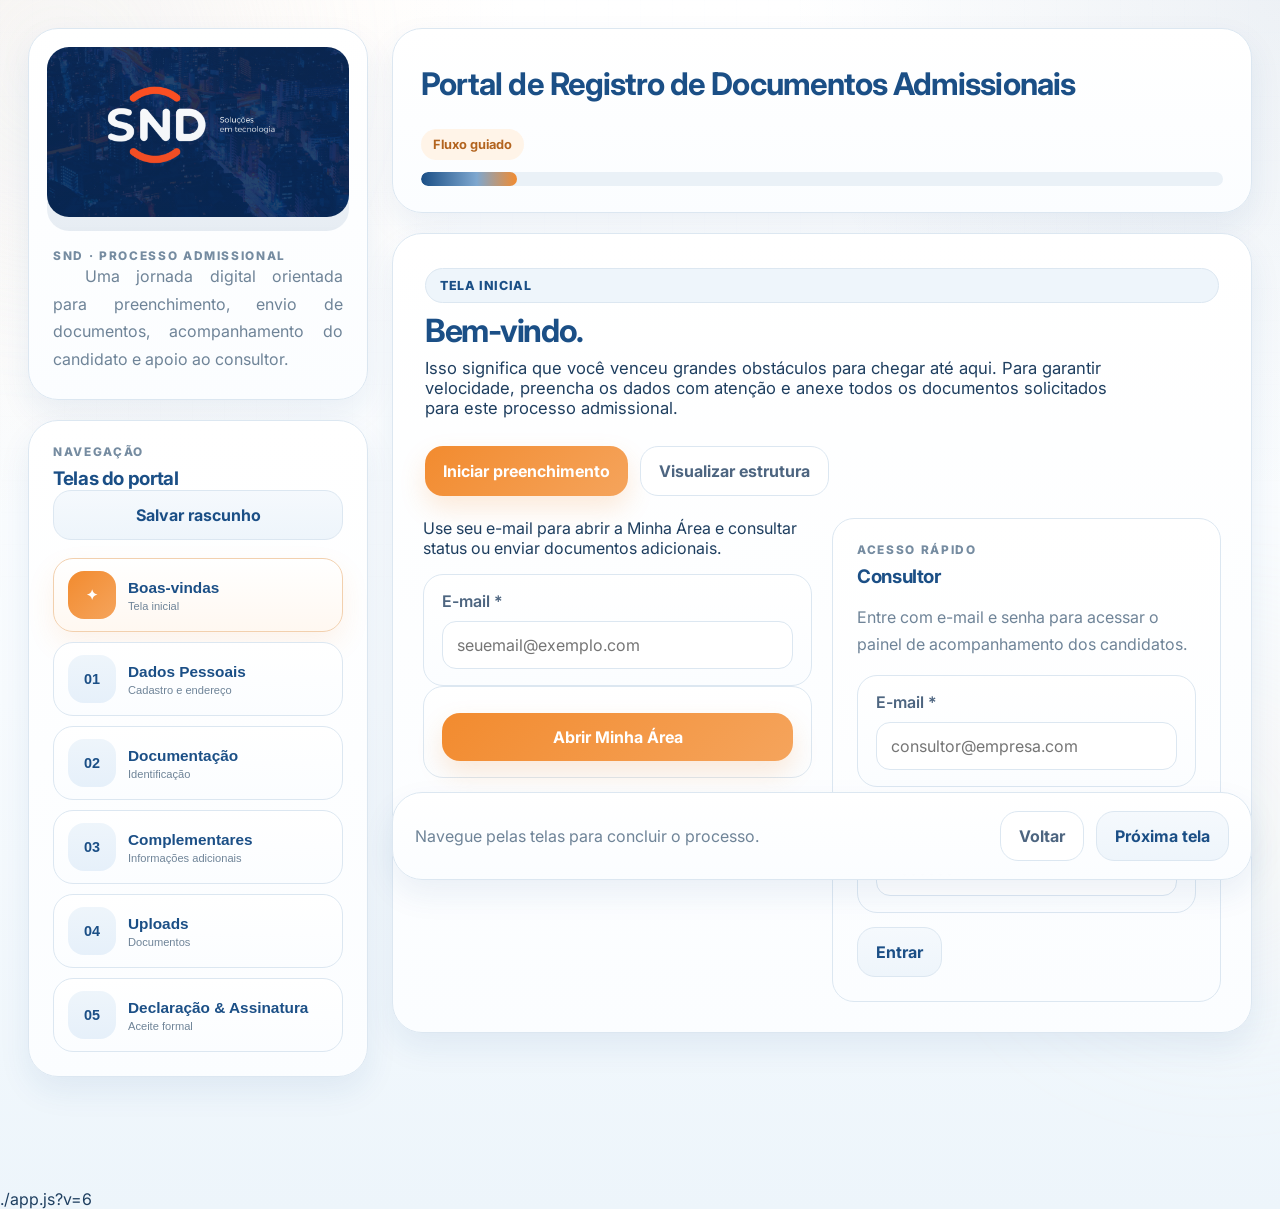
<file: index.html>
<!DOCTYPE html>
<html lang="pt-BR">
<head>
  <meta charset="UTF-8" />
  <meta name="viewport" content="width=device-width, initial-scale=1" />
  <title>SND · Portal Admissional</title>
  <meta name="description" content="Portal admissional da SND com jornada guiada, visual institucional e integração ao Power Automate." />
  <link rel="icon" type="image/png" href="./favicon1.png" />
  <link rel="apple-touch-icon" href="./favicon1.png" />
  <link rel="preconnect" href="https://fonts.googleapis.com">
  <link rel="preconnect" href="https://fonts.gstatic.com" crossorigin>
  <link href="https://fonts.googleapis.com/css2?family=Inter:wght@400;500;600;700;800&display=swap" rel="stylesheet">
  <link rel="stylesheet" href="./styles.css?v=6">
</head>
<body>
  <div class="page-glow glow-a"></div>
  <div class="page-glow glow-b"></div>
  <div class="page-grid"></div>
  <div class="shell">
    <aside class="sidebar">
      <section class="brand-panel panel">
        <div class="brand-hero">
          <img src="./snd-hero.png" alt="SND - Soluções em tecnologia" />
          <div class="brand-overlay"></div>
        </div>
        <div class="brand-copy">
          <span class="eyebrow">SND · Processo Admissional</span>
          <p style="text-align: justify; text-indent: 2em;">Uma jornada digital orientada para preenchimento, envio de documentos, acompanhamento do candidato e apoio ao consultor.</p>
        </div>
      </section>
      <section class="panel nav-panel">
        <div class="panel-head">
          <div>
            <span class="eyebrow">Navegação</span>
            <h3>Telas do portal</h3>
          </div>
        </div>
        <button type="button" class="btn btn-secondary btn-block" id="saveDraftBtn">Salvar rascunho</button>
        <div class="step-nav" id="timeline">
          <button type="button" class="step-nav-btn active" data-go-step="0">
            <span>✦</span>
            <div><strong>Boas-vindas</strong><small>Tela inicial</small></div>
          </button>
          <button type="button" class="step-nav-btn" data-go-step="1">
            <span>01</span>
            <div><strong>Dados Pessoais</strong><small>Cadastro e endereço</small></div>
          </button>
          <button type="button" class="step-nav-btn" data-go-step="2">
            <span>02</span>
            <div><strong>Documentação</strong><small>Identificação</small></div>
          </button>
          <button type="button" class="step-nav-btn" data-go-step="3">
            <span>03</span>
            <div><strong>Complementares</strong><small>Informações adicionais</small></div>
          </button>
          <button type="button" class="step-nav-btn" data-go-step="4">
            <span>04</span>
            <div><strong>Uploads</strong><small>Documentos</small></div>
          </button>
          <button type="button" class="step-nav-btn" data-go-step="5">
            <span>05</span>
            <div><strong>Declaração & Assinatura</strong><small>Aceite formal</small></div>
          </button>
        </div>
      </section>
    </aside>
    <main class="main-area">
      <header class="topbar panel">
        <div>
          <h2>Portal de Registro de Documentos Admissionais</h2>
        </div>
        <div class="topbar-side">
          <div class="topbar-note">Fluxo guiado</div>
          <div class="progress-track"><div id="progressBar" class="progress-fill"></div></div>
        </div>
      </header>
      <form id="admissionForm" novalidate>
        <div class="wizard-stage">
          <section class="step-card panel active" data-step="0">
            <div class="welcome-grid">
              <div class="welcome-copy">
                <span class="section-tag">Tela inicial</span>
                <h3>Bem-vindo.</h3>
                <p>Isso significa que você venceu grandes obstáculos para chegar até aqui. Para garantir velocidade, preencha os dados com atenção e anexe todos os documentos solicitados para este processo admissional.</p>
                <div class="welcome-actions">
                  <button type="button" class="btn btn-primary" id="startFlowBtn">Iniciar preenchimento</button>
                  <button type="button" class="btn btn-ghost" id="previewBtn">Visualizar estrutura</button>
                </div>
              </div>
            </div>
            <div class="access-grid">
              <section class="xt">Use seu e-mail para abrir a Minha Área e consultar status ou enviar documentos adicionais.</p>
                <form id="quickLoginCandidate" class="grid cols-2 compact-grid">
                  <div class="field">
                    <label for="qlCandEmail">E-mail *</label>
                    <input id="qlCandEmail" name="email" type="email" placeholder="seuemail@exemplo.com" required />
                  </div>
                  <div class="field field-action">
                    <label> </label>
                    <button type="submit" class="btn btn-primary btn-block">Abrir Minha Área</button>
                  </div>
                </form>
                <small id="qlCandMsg" class="muted" role="status" aria-live="polite"></small>
              </section>
              <section class="panel inner-panel">
                <div class="panel-head">
                  <div>
                    <span class="eyebrow">Acesso rápido</span>
                    <h3>Consultor</h3>
                  </div>
                </div>
                <p class="soft-text">Entre com e-mail e senha para acessar o painel de acompanhamento dos candidatos.</p>
                <form id="quickLoginConsultor" class="grid compact-grid">
                  <div class="field">
                    <label for="qlConsEmail">E-mail *</label>
                    <input id="qlConsEmail" name="email" type="email" placeholder="consultor@empresa.com" required />
                  </div>
                  <div class="field">
                    <label for="qlConsPass">Senha *</label>
                    <input id="qlConsPass" name="password" type="password" placeholder="••••••••" required />
                  </div>
                  <div class="row-actions span-2">
                    <button type="submit" class="btn btn-secondary">Entrar</button>
                  </div>
                </form>
                <small id="qlConsMsg" class="muted" role="status" aria-live="polite"></small>
              </section>
            </div>
          </section>

          <!-- Demais telas (1 a 7) – idênticas às que você já tinha, sem alterações de estrutura.
               Para não alongar demais aqui, mantive tudo exatamente igual ao seu arquivo original:
               Dados Pessoais (step 1), Documentação (2), Complementares (3),
               Uploads (4), Declaração & Assinatura (5), Minha Área (6),
               Portal do Consultor (7). -->
          <!-- COPIE aqui o restante do seu index.html original, do jeito que ele já está. -->

        </div>
        <div class="footer-actions panel">
          <div class="footer-info">
            <span>Navegue pelas telas para concluir o processo.</span>
          </div>
          <div class="footer-buttons">
            <button type="button" class="btn btn-ghost" id="prevBtn">Voltar</button>
            <button type="button" class="btn btn-secondary" id="nextBtn">Próxima tela</button>
            <button type="submit" class="btn btn-primary hidden" id="submitBtn">Concluir cadastro</button>
          </div>
        </div>
      </form>
      <section id="successScreen" class="panel success-screen hidden">
        <span class="section-tag">Concluído</span>
        <h3>Cadastro enviado com sucesso.</h3>
        <p>Os dados e documentos foram organizados para processamento no fluxo institucional.</p>
        <div class="row-actions">
          <button type="button" class="btn btn-primary" id="restartBtn">Iniciar novo processo</button>
        </div>
      </section>
    </main>
  </div>

  <dialog id="summaryDialog" class="summary-dialog">
    <div class="summary-surface">
      <div class="dialog-head">
        <div>
          <span class="eyebrow">Pré-visualização</span>
          <h3>Estrutura do payload</h3>
          <p class="soft-text">Visão resumida dos dados coletados antes do envio final.</p>
        </div>
        <button type="button" class="icon-btn" id="closeSummaryBtn" aria-label="Fechar">×</button>
      </div>
      <div id="summaryContent" class="summary-content"></div>
    </div>
  </dialog>

  <dialog id="dlgAlterarSenha" class="summary-dialog">
    <div class="summary-surface small-surface">
      <div class="dialog-head">
        <div>
          <span class="eyebrow">Segurança do acesso</span>
          <h3>Alterar senha do consultor</h3>
          <p class="soft-text">Identificamos o uso da senha padrão. Defina uma nova senha para continuar utilizando o portal.</p>
        </div>
        <button type="button" class="icon-btn" id="dlgFecharAlterarSenha" aria-label="Fechar">×</button>
      </div>
      <form id="changePassForm" class="grid compact-grid">
        <div class="field">
          <label for="cpEmail">E-mail</label>
          <input id="cpEmail" name="email" type="email" readonly />
        </div>
        <div class="field">
          <label for="cpCurrent">Senha atual *</label>
          <input id="cpCurrent" name="currentPassword" type="password" required />
        </div>
        <div class="field">
          <label for="cpNew">Nova senha *</label>
          <input id="cpNew" name="newPassword" type="password" required />
        </div>
        <div class="field">
          <label for="cpConfirm">Repetir nova senha *</label>
          <input id="cpConfirm" name="confirmPassword" type="password" required />
        </div>
        <div class="row-actions">
          <button type="submit" class="btn btn-primary">Cadastrar nova senha</button>
        </div>
        <output id="cpMsg" class="status-text" role="status" aria-live="polite"></output>
      </form>
    </div>
  </dialog>

  <div class="toast" id="toast"></div>
  ./app.js?v=6</script>
</body>
</html>
</file>
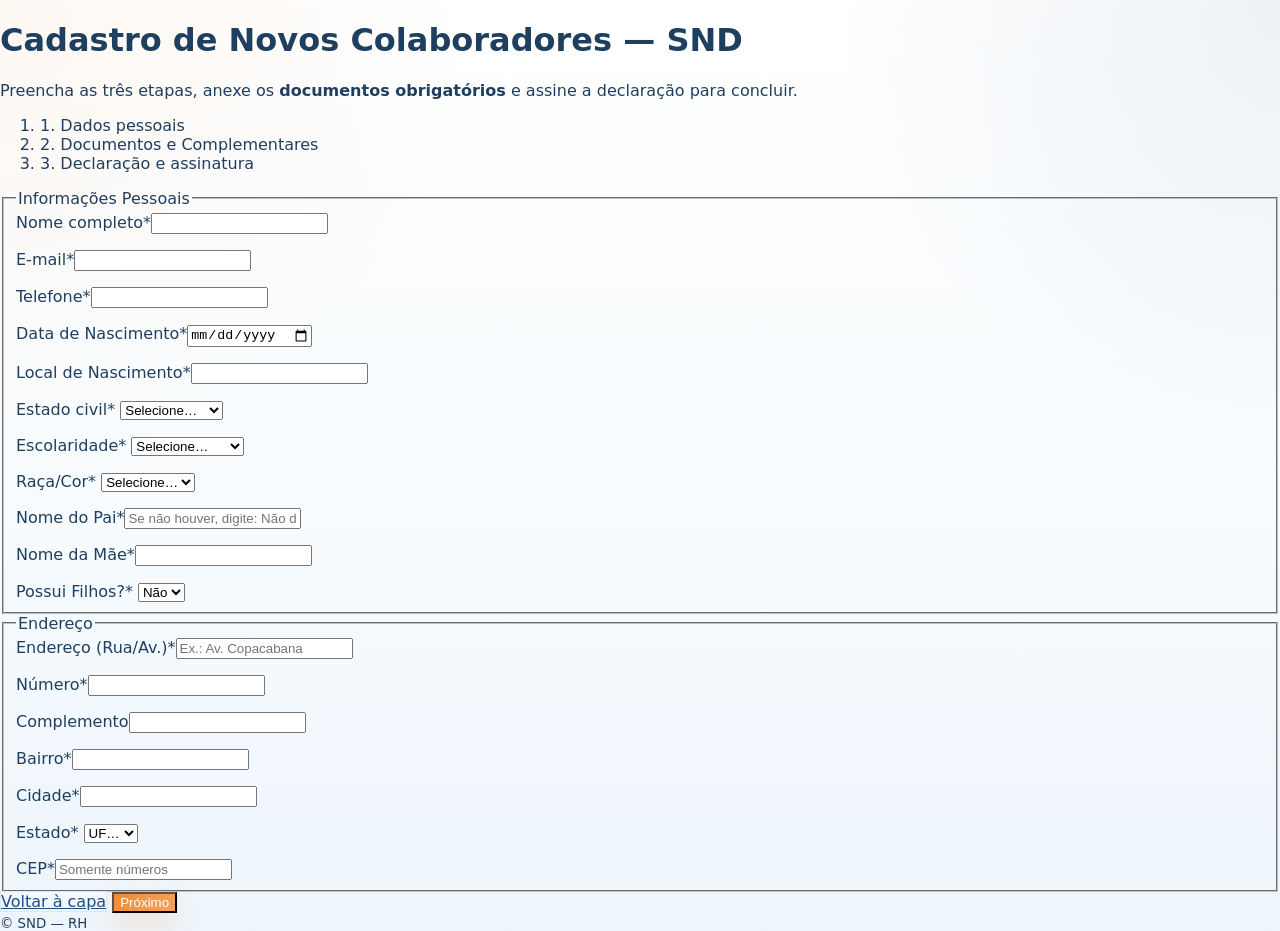
<file: cadastro.html>
<!doctype html>
<html lang="pt-BR">
<head>
  <meta charset="utf-8" />
  <meta name="viewport" content="width=device-width,initial-scale=1" />
  <title>Cadastro de Admissão — SND</title>
  <link rel="stylesheet" href="styles.css" />
</head>
<body>
  <header class="container">
    <h1>Cadastro de Novos Colaboradores — SND</h1>
    <p>Preencha as três etapas, anexe os <strong>documentos obrigatórios</strong> e assine a declaração para concluir.</p>
  </header>

  <main class="container">
    <ol id="steps" class="steps">
      <li class="active">1. Dados pessoais</li>
      <li>2. Documentos e Complementares</li>
      <li>3. Declaração e assinatura</li>
    </ol>

    <form id="cadastro-form">
      <!-- ========== ETAPA 1 ========== -->
      <section class="step" data-step="1">
        <fieldset>
          <legend>Informações Pessoais</legend>
          <div class="grid">
            <label>Nome completo*<input required name="nomeCompleto" type="text" autocomplete="name"/></label>
            <label>E-mail*<input required name="email" type="email"/></label>
            <label>Telefone*<input required name="telCel" type="text" inputmode="numeric"/></label>

            <label>Data de Nascimento*<input required name="dataNascimento" type="date"/></label>
            <label>Local de Nascimento*<input required name="localNascimento" type="text"/></label>

            <label>Estado civil*
              <select name="estadoCivil" required>
                <option value="">Selecione…</option>
                <option>Solteiro(a)</option>
                <option>Casado(a)</option>
                <option>Divorciado(a)</option>
                <option>Viúvo(a)</option>
                <option>União estável</option>
              </select>
            </label>

            <label id="conjugeWrapper" class="hidden">
              Nome do(a) cônjuge/companheiro(a)*
              <input name="conjuge" type="text"/>
            </label>

            <label>Escolaridade*
              <select name="grauEscolaridade" required>
                <option value="">Selecione…</option>
                <option>Fundamental</option>
                <option>Médio</option>
                <option>Técnico</option>
                <option>Superior</option>
                <option>Pós-graduação</option>
                <option>Mestrado</option>
                <option>Doutorado</option>
              </select>
            </label>

            <label>Raça/Cor*
              <select name="racaCor" required>
                <option value="">Selecione…</option>
                <option>Parda</option>
                <option>Branca</option>
                <option>Negra</option>
                <option>Asiático</option>
                <option>Indígena</option>
              </select>
            </label>

            <label>Nome do Pai*<input required name="nomePai" type="text" placeholder="Se não houver, digite: Não declarado"/></label>
            <label>Nome da Mãe*<input required name="nomeMae" type="text"/></label>

            <label>Possui Filhos?*
              <select name="filhosTem" required>
                <option value="nao">Não</option>
                <option value="sim">Sim</option>
              </select>
            </label>

            <label id="qtdFilhosWrapper" class="hidden">Quantos?*
              <input name="qtdFilhos" type="number" min="1" max="10" />
            </label>

            <!-- Linhas dinâmicas: Nome completo / Dt. Nasc. / CPF de cada filho -->
            <div id="filhosDetalhesWrapper" class="hidden"></div>
          </div>
        </fieldset>

        <!-- Endereço moveu para TELA 1 -->
        <fieldset>
          <legend>Endereço</legend>
          <div class="grid">
            <label>Endereço (Rua/Av.)*<input required name="endereco" type="text" placeholder="Ex.: Av. Copacabana"/></label>
            <label>Número*<input required name="numero" type="text"/></label>
            <label>Complemento<input name="complemento" type="text"/></label>
            <label>Bairro*<input required name="bairro" type="text"/></label>
            <label>Cidade*<input required name="cidade" type="text"/></label>

            <label>Estado*
              <select name="estado" required>
                <option value="">UF…</option>
                <option>AC</option><option>AL</option><option>AP</option><option>AM</option>
                <option>BA</option><option>CE</option><option>DF</option><option>ES</option>
                <option>GO</option><option>MA</option><option>MT</option><option>MS</option>
                <option>MG</option><option>PA</option><option>PB</option><option>PR</option>
                <option>PE</option><option>PI</option><option>RJ</option><option>RN</option>
                <option>RS</option><option>RO</option><option>RR</option><option>SC</option>
                <option>SP</option><option>SE</option><option>TO</option>
              </select>
            </label>

            <label>CEP*<input required name="cep" type="text" inputmode="numeric" placeholder="Somente números"/></label>
          </div>
        </fieldset>

        <div class="actions">
          <a class="btn-secondary" href="index.html">Voltar à capa</a>
          <button type="button" class="btn-primary next">Próximo</button>
        </div>
      </section>

      <!-- ========== ETAPA 2 ========== -->
      <section class="step hidden" data-step="2">
        <fieldset>
          <legend>Documentação Admissional</legend>
          <div class="grid">
            <!-- Sexo / Reservista -->
            <label>Sexo Biológico*
              <select name="sexoBiologico" required>
                <option value="">Selecione…</option>
                <option>Masculino</option>
                <option>Feminino</option>
                <option>Outro</option>
              </select>
            </label>

            <label id="reservistaPerguntaWrapper" class="hidden">
              Possui Certificado de Reservista?*
              <select name="reservistaTem">
                <option value="nao">Não</option>
                <option value="sim">Sim</option>
              </select>
            </label>

            <label id="reservistaCodigoWrapper" class="hidden">
              Código do Certificado de Reservista*
              <input name="reservistaCodigo" type="text" placeholder="Ex.: RA-123456-7"/>
            </label>

            <label id="dispensaMotivoWrapper" class="hidden">
              Motivo da Dispensa*
              <input name="dispensaMotivo" type="text" placeholder="Ex.: Excedente de Contingente"/>
            </label>

            <!-- RG / CPF -->
            <label>Doc. Identidade (RG)*<input required name="rgNumero" type="text"/></label>
            <label>Órgão Emissor*<input required name="rgOrgaoUf" type="text" placeholder="Ex.: SSP/SP"/></label>
            <label>Data de Emissão (RG)*<input required name="rgData" type="date"/></label>

            <label>CPF*<input required name="cpf" type="text" inputmode="numeric"/></label>

            <!-- PIS (dropdown + número) -->
            <label>Possui PIS?*
              <select name="possuiPis" required>
                <option value="nao">Não</option>
                <option value="sim">Sim</option>
              </select>
            </label>
            <label id="pisNumeroWrapper" class="hidden">PIS Nº*<input name="pisNumero" type="text" inputmode="numeric"/></label>

            <!-- CTPS (tipo) -->
            <label>CTPS (TIPO)*
              <select name="ctpsTipo" required>
                <option value="">Selecione…</option>
                <option>Físico</option>
                <option>Digital</option>
              </select>
            </label>
            <label id="ctpsNumeroWrapper" class="hidden">CTPS Nº*<input name="ctpsNumero" type="text"/></label>
            <label id="ctpsSerieWrapper" class="hidden">CTPS Série*<input name="ctpsSerie" type="text"/></label>

            <!-- Registro Profissional -->
            <label>Possui Registro Profissional?
              <select name="regProfTem">
                <option value="nao">Não</option>
                <option value="sim">Sim</option>
              </select>
            </label>
            <label id="regProfNumeroWrapper" class="hidden">Registro Profissional (nº)*<input name="registroProfissional" type="text"/></label>
            <label id="regProfOrgaoUfWrapper" class="hidden">Órgão Emissor/Estado (RP)*<input name="regProfOrgaoUf" type="text" placeholder="Ex.: CREA/SP"/></label>
            <label id="regProfDataWrapper" class="hidden">Data de Emissão (RP)*<input name="regProfData" type="date"/></label>

            <!-- Título de Eleitor (dados + Nº) -->
            <label>Nº do Título de Eleitor*<input required name="tituloNumero" type="text" inputmode="numeric"/></label>
            <label>Zona Eleitoral*<input required name="tituloZona" type="text" inputmode="numeric"/></label>
            <label>Seção Eleitoral*<input required name="tituloSecao" type="text" inputmode="numeric"/></label>
            <label>Data de Emissão (Título)*<input required name="tituloData" type="date"/></label>
          </div>
        </fieldset>

        <fieldset>
          <legend>Informações Complementares</legend>
          <div class="grid">
            <label>Possui outro Emprego?*
              <select name="outroEmprego" required>
                <option value="nao">Não</option>
                <option value="sim">Sim</option>
              </select>
            </label>
            <label id="cnpjEmpresaWrapper" class="hidden">CNPJ da Empresa*<input name="cnpjEmpresa" type="text" inputmode="numeric"/></label>

            <label>Possui Aposentadoria?*
              <select name="aposentado" required>
                <option value="nao">Não</option>
                <option value="sim">Sim</option>
              </select>
            </label>
            <label id="dataAposentadoriaWrapper" class="hidden">Data da Concessão da Aposentadoria*<input name="dataAposentadoria" type="date"/></label>

            <label>Possui Algum Parente na SND?*
              <select name="temParenteSnd" required>
                <option value="nao">Não</option>
                <option value="sim">Sim</option>
              </select>
            </label>
            <label id="parentescoWrapper" class="hidden">
              Nome do Parente*<input name="nomeParente" type="text"/>
              Grau de Parentesco*<input name="parentesco" type="text"/>
            </label>
          </div>
        </fieldset>

        <!-- ===================== Documentos Obrigatórios (Uploads) ===================== -->
        <fieldset>
          <legend>Documentos Obrigatórios (Uploads)</legend>
          <p>Tipos aceitos: PDF, Word, Excel, PowerPoint, JPG/PNG. Tamanho máx.: 10 MB por arquivo.</p>

          <!-- Sempre obrigatórios -->
          <div id="up_ctps_wrapper">
            <label>Carteira de Trabalho (1 arquivo) <strong>*</strong>
              <input type="file" id="up_ctps" accept=".pdf,.doc,.docx,.xls,.xlsx,.ppt,.pptx,.jpg,.jpeg,.png" data-max="1" />
            </label>
          </div>

          <div id="up_rg_wrapper">
            <label>Documento de Identidade — Frente e Verso (até 2 arquivos) <strong>*</strong>
              <input type="file" id="up_rg" multiple accept=".pdf,.doc,.docx,.xls,.xlsx,.ppt,.pptx,.jpg,.jpeg,.png" data-max="2" />
            </label>
          </div>

          <div id="up_cpf_wrapper">
            <label>CPF (1 arquivo) <strong>*</strong>
              <input type="file" id="up_cpf" accept=".pdf,.doc,.docx,.xls,.xlsx,.ppt,.pptx,.jpg,.jpeg,.png" data-max="1" />
            </label>
          </div>

          <div id="up_titulo_wrapper">
            <label>Título de Eleitor (1 arquivo) <strong>*</strong>
              <input type="file" id="up_titulo" accept=".pdf,.doc,.docx,.xls,.xlsx,.ppt,.pptx,.jpg,.jpeg,.png" data-max="1" />
            </label>
          </div>

          <div id="up_comprov_resid_wrapper">
            <label>Comprovante de Residência (1 arquivo) <strong>*</strong>
              <input type="file" id="up_comprov_resid" accept=".pdf,.doc,.docx,.xls,.xlsx,.ppt,.pptx,.jpg,.jpeg,.png" data-max="1" />
            </label>
          </div>

          <div id="up_diploma_wrapper">
            <label>Diploma/Declaração de Escolaridade (1 arquivo) <strong>*</strong>
              <input type="file" id="up_diploma" accept=".pdf,.doc,.docx,.xls,.xlsx,.ppt,.pptx,.jpg,.jpeg,.png" data-max="1" />
            </label>
          </div>

          <!-- Itaú: se SIM => Agência/Conta + upload obrigatório -->
          <div class="grid">
            <label>Possui Conta Corrente no Banco Itaú? <strong>*</strong>
              <select name="contaItauTem" required>
                <option value="nao">Não</option>
                <option value="sim">Sim</option>
              </select>
            </label>
          </div>
          <div id="itauDadosWrapper" class="hidden">
            <label>Agência*<input name="agencia" type="text" inputmode="numeric"/></label>
            <label>Conta‑Corrente*<input name="contaCorrente" type="text" inputmode="numeric"/></label>
          </div>
          <div id="up_dados_conta_wrapper" class="hidden">
            <label>Dados da Conta Bancária (1 arquivo) <strong>*</strong>
              <input type="file" id="up_dados_conta" accept=".pdf,.doc,.docx,.xls,.xlsx,.ppt,.pptx,.jpg,.jpeg,.png" data-max="1" />
            </label>
            <small>Pode ser Extrato Bancário, ou Foto do Cartão da Conta (com Agência e Conta‑Corrente visíveis).</small>
          </div>

          <!-- Condicionais baseadas em Tela 2 / Tela 1 -->
          <!-- Reservista: upload visível p/ Masculino; obrigatório só quando Possui=Sim -->
          <div id="reservistaUploadWrapper" class="hidden">
            <label>Certificado de Reservista (1 arquivo)
              <input type="file" id="up_reservista" accept=".pdf,.doc,.docx,.xls,.xlsx,.ppt,.pptx,.jpg,.jpeg,.png" data-max="1" />
            </label>
          </div>

          <!-- PIS upload: somente se possuiPis=sim -->
          <div id="up_pis_wrapper" class="hidden">
            <label>PIS (1 arquivo) <strong>*</strong>
              <input type="file" id="up_pis" accept=".pdf,.doc,.docx,.xls,.xlsx,.ppt,.pptx,.jpg,.jpeg,.png" data-max="1" />
            </label>
          </div>

          <!-- Casado: somente Certidão de Casamento -->
          <div id="up_cert_casamento_wrapper" class="hidden">
            <label>Certidão de Casamento (1 arquivo) <strong>*</strong>
              <input type="file" id="up_cert_casamento" accept=".pdf,.doc,.docx,.xls,.xlsx,.ppt,.pptx,.jpg,.jpeg,.png" data-max="1" />
            </label>
          </div>

          <!-- Filhos: uploads quando filhosTem=sim -->
          <div id="up_certidao_filhos_wrapper" class="hidden">
            <label>Certidão de Nascimento (Filhos) — até 10 <strong>*</strong>
              <input type="file" id="up_certidao_filhos" multiple accept=".pdf,.doc,.docx,.xls,.xlsx,.ppt,.pptx,.jpg,.jpeg,.png" data-max="10" />
            </label>
          </div>
          <div id="up_cpf_filhos_wrapper" class="hidden">
            <label>CPF (Filhos) — até 10 <strong>*</strong>
              <input type="file" id="up_cpf_filhos" multiple accept=".pdf,.doc,.docx,.xls,.xlsx,.ppt,.pptx,.jpg,.jpeg,.png" data-max="10" />
            </label>
          </div>

          <!-- Emprego anterior -->
          <div class="grid">
            <label>Possui Emprego Anterior? <strong>*</strong>
              <select name="empregoAnteriorTem" required>
                <option value="nao">Não</option>
                <option value="sim">Sim</option>
              </select>
            </label>
          </div>
          <div id="up_carta_referencia_wrapper" class="hidden">
            <label>Carta de Referência do Último Emprego (1) <strong>*</strong>
              <input type="file" id="up_carta_referencia" accept=".pdf,.doc,.docx,.xls,.xlsx,.ppt,.pptx,.jpg,.jpeg,.png" data-max="1" />
            </label>
          </div>

          <!-- Carteira de Registro Profissional (opcional) -->
          <div id="up_carteira_regprof_wrapper">
            <label>Carteira de Registro Profissional (1) — opcional
              <input type="file" id="up_carteira_regprof" accept=".pdf,.doc,.docx,.xls,.xlsx,.ppt,.pptx,.jpg,.jpeg,.png" data-max="1" />
            </label>
          </div>
        </fieldset>

        <div class="actions">
          <button type="button" class="btn-secondary prev">Voltar</button>
          <button type="button" class="btn-primary next">Próximo</button>
        </div>
      </section>

      <!-- ========== ETAPA 3 ========== -->
      <section class="step hidden" data-step="3">
        <fieldset>
          <legend>Declaração</legend>
          <div class="declaracao">
            <p>“Declaramos para os devidos fins que as informações constantes desse formulário são fiéis a verdade e condizentes com a realidade dos fatos à época.
            Declaro que todas as informações mencionadas nesse formulário foram extraídas dos meus documentos e são da minha inteira responsabilidade.
            Além disso, fui informado que se houver qualquer alteração nos dados desta Declaração, a mesma deverá ser modificada junto ao Departamento Pessoal.
            Por fim, fico ciente das responsabilidades pelas declarações prestada e firmo a presente.”</p>
          </div>
          <label class="checkbox">
            <input type="checkbox" id="consentimento" required/>
            <span>Li e concordo com a declaração acima.</span>
          </label>
        </fieldset>

        <fieldset>
          <legend>Assinatura digital</legend>
          <div class="signature-wrap">
            <canvas id="signature" width="600" height="180" aria-label="Área para assinatura"></canvas>
            <div class="sig-actions"><button type="button" id="limparAssinatura" class="btn-secondary">Limpar</button></div>
          </div>
          <small>Assine com mouse (PC) ou dedo/caneta (mobile).</small>
        </fieldset>

        <div class="actions">
          <button type="button" class="btn-secondary prev">Voltar</button>
          <button type="submit" id="enviar" class="btn-primary">Enviar cadastro</button>
        </div>
        <output id="resultado" role="status" aria-live="polite"></output>
      </section>
    </form>
  </main>

  <footer class="container"><small>© SND — RH</small></footer>
  <script src="app.js"></script>
</body>
</html>
</file>
<file: styles.css>
:root{
  --bg:#f7fbfe;
  --bg-alt:#eef5fb;
  --surface:#ffffff;
  --surface-2:#fbfdff;
  --border:#dce7f1;
  --border-strong:#c5d7e8;
  --text:#1f3f60;
  --muted:#6f8498;
  --muted-strong:#4d6580;
  --primary:#1b4f86;
  --primary-2:#2c6aa7;
  --primary-soft:#eef5fb;
  --accent:#f28b2f;
  --accent-soft:#fff4e8;
  --success:#2f9e62;
  --danger:#cb5555;
  --shadow-lg:0 24px 60px rgba(27,79,134,.10);
  --shadow-md:0 14px 32px rgba(27,79,134,.08);
  --shadow-sm:0 8px 18px rgba(27,79,134,.06);
  --radius-xxl:30px;
  --radius-xl:24px;
  --radius-lg:18px;
  --radius-md:14px;
}

*{box-sizing:border-box}
html{scroll-behavior:smooth}
body{
  margin:0;
  min-height:100vh;
  font-family:'Inter',system-ui,-apple-system,Segoe UI,Roboto,Arial,sans-serif;
  color:var(--text);
  background:
    radial-gradient(circle at top left, rgba(242,139,47,.06), transparent 30%),
    radial-gradient(circle at top right, rgba(27,79,134,.08), transparent 28%),
    linear-gradient(180deg,#ffffff 0%,#f7fbfe 58%,#edf5fb 100%);
}

.page-glow{
  position:fixed;
  border-radius:999px;
  filter:blur(90px);
  opacity:.22;
  pointer-events:none;
  z-index:0;
}
.glow-a{width:360px;height:360px;background:#d9eaf8;top:-120px;left:-120px}
.glow-b{width:320px;height:320px;background:#fff1e3;right:-100px;bottom:-80px}
.page-grid{
  position:fixed; inset:0;
  background-image:linear-gradient(rgba(27,79,134,.03) 1px, transparent 1px), linear-gradient(90deg, rgba(27,79,134,.03) 1px, transparent 1px);
  background-size:32px 32px;
  mask-image:linear-gradient(180deg, rgba(0,0,0,.18), rgba(0,0,0,0));
  pointer-events:none;
  z-index:0;
}

.shell{
  position:relative;
  z-index:1;
  max-width:1520px;
  margin:0 auto;
  padding:28px;
  display:grid;
  grid-template-columns:340px minmax(0,1fr);
  gap:24px;
}

.sidebar,.main-area{display:flex;flex-direction:column;gap:20px}

.panel{
  background:linear-gradient(180deg, rgba(255,255,255,.98) 0%, rgba(251,253,255,.98) 100%);
  border:1px solid var(--border);
  border-radius:var(--radius-xxl);
  box-shadow:var(--shadow-md);
  backdrop-filter: blur(8px);
}

.inner-panel{
  border-radius:22px;
  padding:24px;
  box-shadow:none;
  background:linear-gradient(180deg,#ffffff 0%,#fbfdff 100%);
}

.soft-panel{
  border:1px solid var(--border);
  background:linear-gradient(180deg,#ffffff 0%,#f9fcff 100%);
}

.brand-panel{overflow:hidden}
.brand-hero{
  position:relative;
  min-height:220px;
  padding:18px;
}
.brand-hero img{
  width:100%;
  height:auto;
  max-height:280px;
  object-fit:contain;
  border-radius:22px;
  display:block;
  background:linear-gradient(180deg,#ffffff 0%,#f6fbff 100%);
}
.brand-overlay{
  position:absolute; inset:18px;
  border-radius:22px;
  background:linear-gradient(180deg, rgba(255,255,255,.02), rgba(27,79,134,.10));
  pointer-events:none;
}
.hero-chip{
  position:absolute;
  left:34px;
  top:34px;
  display:inline-flex;
  align-items:center;
  gap:8px;
  padding:10px 14px;
  border-radius:999px;
  background:rgba(255,255,255,.84);
  border:1px solid rgba(255,255,255,.6);
  color:var(--primary);
  font-size:.78rem;
  font-weight:800;
  letter-spacing:.06em;
  text-transform:uppercase;
  box-shadow:var(--shadow-sm);
}
.brand-copy{padding:0 24px 26px}
.brand-copy h1{
  margin:10px 0 12px;
  font-size:2rem;
  line-height:1.04;
  letter-spacing:-.03em;
  color:var(--primary);
}
.brand-copy p{margin:0; color:var(--muted); line-height:1.75}

.eyebrow{
  display:block;
  color:#768ca1;
  font-size:.74rem;
  font-weight:800;
  letter-spacing:.14em;
  text-transform:uppercase;
}
.section-tag{
  display:inline-flex;
  align-items:center;
  padding:9px 14px;
  border-radius:999px;
  background:var(--primary-soft);
  border:1px solid #dce7f1;
  color:var(--primary);
  font-size:.78rem;
  font-weight:800;
  letter-spacing:.05em;
  text-transform:uppercase;
}

.nav-panel{padding:24px}
.panel-head,.section-head,.sub-head,.dialog-head,.candidate-head,.consultor-top{
  display:flex;
  justify-content:space-between;
  align-items:flex-start;
  gap:14px;
}
.panel-head h3,.section-head h3,.sub-head h4,.dialog-head h3,.candidate-head h4,.consultor-top h4{
  margin:8px 0 0;
  color:var(--primary);
  letter-spacing:-.02em;
}
.section-head h3{font-size:1.85rem}
.section-head p,.soft-text,.brand-copy p,.topbar p,.mini-card p,.status-text,.file-meta,.summary-dialog p,.success-screen p{
  color:var(--muted);
  line-height:1.72;
}

.btn{
  appearance:none;
  border:none;
  border-radius:18px;
  font:inherit;
  font-weight:700;
  cursor:pointer;
  padding:14px 18px;
  display:inline-flex;
  align-items:center;
  justify-content:center;
  gap:10px;
  transition:transform .22s ease, box-shadow .22s ease, border-color .22s ease, background .22s ease;
}
.btn:hover{transform:translateY(-1px)}
.btn-block{width:100%}
.btn-primary{
  background:linear-gradient(135deg,#f28b2f,#f5a45c);
  color:#fff;
  box-shadow:0 12px 26px rgba(242,139,47,.18);
}
.btn-secondary{
  background:linear-gradient(180deg,#f5f9fd 0%, #eef5fb 100%);
  border:1px solid var(--border);
  color:var(--primary);
}
.btn-ghost{
  background:#fff;
  border:1px solid var(--border);
  color:var(--muted-strong);
}
.icon-btn{
  width:42px;height:42px;
  border-radius:14px;
  border:1px solid var(--border);
  background:#fff;
  color:var(--primary);
  font-size:1.6rem;
  cursor:pointer;
}

.step-nav{
  margin-top:18px;
  display:grid;
  gap:10px;
}
.step-nav-btn{
  appearance:none;
  border:1px solid var(--border);
  background:linear-gradient(180deg,#ffffff 0%,#fbfdff 100%);
  color:var(--text);
  padding:12px 14px;
  border-radius:20px;
  display:grid;
  grid-template-columns:48px 1fr;
  gap:12px;
  align-items:center;
  text-align:left;
  cursor:pointer;
  transition:.22s ease;
}
.step-nav-btn span{
  width:48px;height:48px;
  border-radius:16px;
  display:grid;place-items:center;
  background:linear-gradient(180deg,#eef5fb 0%, #e6f0fa 100%);
  color:var(--primary);
  font-weight:800;
  font-size:.9rem;
}
.step-nav-btn strong{display:block;color:var(--primary);font-size:.96rem}
.step-nav-btn small{display:block;color:var(--muted);margin-top:3px}
.step-nav-btn:hover{
  border-color:#c8d9ea;
  box-shadow:0 12px 24px rgba(27,79,134,.06);
}
.step-nav-btn.active{
  background:linear-gradient(180deg,#ffffff 0%,#fff8f1 100%);
  border-color:#f2d0ae;
  box-shadow:0 12px 28px rgba(242,139,47,.10);
}
.step-nav-btn.active span{
  background:linear-gradient(135deg,#f28b2f,#f5a45c);
  color:#fff;
}
.step-nav-btn.done span{
  background:linear-gradient(180deg,#edf8f1 0%,#e3f4ea 100%);
  color:var(--success);
}

.topbar{
  padding:26px 28px;
  display:flex;
  flex-direction:column;
  align-items:stretch;
  gap:18px;
}
.topbar h2{
  margin:10px 0 8px;
  font-size:1.95rem;
  color:var(--primary);
  letter-spacing:-.03em;
}
.topbar-side{
  width:100%;
  min-width:0;
  display:flex;
  flex-direction:column;
  gap:12px;
}
.topbar-note{
  align-self:flex-start;
  display:inline-flex;
  padding:8px 12px;
  border-radius:999px;
  background:var(--accent-soft);
  color:#b3641f;
  font-size:.8rem;
  font-weight:700;
}

.progress-track{
  width:100%;
  height:14px;
  border-radius:999px;
  background:#eaf1f7;
  overflow:hidden;
}
.progress-track.slim{height:8px}
.progress-fill{
  height:100%;
  width:12%;
  background:linear-gradient(90deg,#1b4f86 0%, #7ea7cf 58%, #f28b2f 100%);
  border-radius:inherit;
  transition:width .35s ease;
}

.wizard-stage{min-height:760px}
.step-card{
  display:none;
  padding:30px;
  animation:fadeStep .35s ease;
}
.step-card.active{display:block}
@keyframes fadeStep{
  from{opacity:0;transform:translateY(10px)}
  to{opacity:1;transform:translateY(0)}
}

.welcome-grid{
  display:grid;
  grid-template-columns:1.3fr .9fr;
  gap:22px;
  align-items:stretch;
}
.welcome-copy{
  display:flex;
  flex-direction:column;
  justify-content:center;
  min-height:300px;
  padding:8px 4px;
}
.welcome-copy h3{
  margin:16px 0 14px;
  font-size:2.45rem;
  line-height:1.02;
  color:var(--primary);
  letter-spacing:-.04em;
}
.welcome-copy p{margin:0; font-size:1.04rem; max-width:700px}
.welcome-actions{display:flex;gap:12px;flex-wrap:wrap;margin-top:28px}

.welcome-cards{
  display:grid;
  gap:14px;
}
.mini-card{
  display:grid;
  grid-template-columns:54px 1fr;
  gap:14px;
  align-items:flex-start;
  padding:18px;
  border-radius:22px;
  border:1px solid var(--border);
  background:linear-gradient(180deg,#ffffff 0%,#fbfdff 100%);
}
.mini-icon{
  width:54px;height:54px;border-radius:18px;
  display:grid;place-items:center;
  background:linear-gradient(180deg,#eef5fb 0%,#e6f0fa 100%);
  color:var(--primary);
  font-size:1.2rem;
}
.mini-card strong{display:block; color:var(--primary); margin-bottom:4px}

.access-grid{
  margin-top:24px;
  display:grid;
  grid-template-columns:1fr 1fr;
  gap:20px;
}

.grid{
  display:grid;
  gap:16px;
}
.cols-2{grid-template-columns:repeat(2,minmax(0,1fr))}
.cols-3{grid-template-columns:repeat(3,minmax(0,1fr))}
.compact-grid{gap:14px}
.span-2{grid-column:1/-1}
.top-gap{margin-top:24px}

.field,.upload-card{
  padding:16px 18px;
  border-radius:20px;
  border:1px solid var(--border);
  background:linear-gradient(180deg,#ffffff 0%,#fbfdff 100%);
  transition:border-color .22s ease, box-shadow .22s ease, transform .22s ease;
}
.field:hover,.upload-card:hover{
  border-color:#d1deea;
  box-shadow:0 12px 24px rgba(27,79,134,.05);
}
.field label,.upload-card label{
  display:flex;
  align-items:center;
  gap:8px;
  margin-bottom:10px;
  color:var(--muted-strong);
  font-weight:600;
}
.field input,.field select,.field textarea,.upload-card input{
  width:100%;
  border:1px solid var(--border);
  border-radius:14px;
  padding:13px 14px;
  font:inherit;
  color:var(--text);
  background:#fff;
  outline:none;
  transition:border-color .2s ease, box-shadow .2s ease, background .2s ease;
}
.field input:focus,.field select:focus,.field textarea:focus,.upload-card input:focus{
  border-color:rgba(242,139,47,.55);
  box-shadow:0 0 0 4px rgba(242,139,47,.10);
}
.field textarea{resize:vertical; min-height:120px}
.field-action{align-self:end}
.row-actions{
  display:flex;
  gap:12px;
  flex-wrap:wrap;
  align-items:center;
}
.checkline{
  display:flex;
  gap:12px;
  align-items:flex-start;
}
.checkline input{margin-top:4px}

.children-panel{
  margin-top:20px;
  padding:24px;
  border-radius:24px;
  border:1px solid var(--border);
  background:linear-gradient(180deg,#ffffff 0%,#fbfdff 100%);
}
.uploads-list{
  display:grid;
  gap:14px;
}
.upload-card{
  position:relative;
}
.upload-card em{
  font-style:normal;
  margin-left:auto;
  display:inline-flex;
  padding:6px 10px;
  border-radius:999px;
  background:var(--accent-soft);
  color:#b3641f;
  font-size:.72rem;
  font-weight:700;
}
.optional-tag{
  margin-left:auto;
  display:inline-flex;
  padding:6px 10px;
  border-radius:999px;
  background:#f4f8fc;
  border:1px solid var(--border);
  color:var(--muted-strong);
  font-size:.72rem;
  font-weight:700;
}
.upload-icon{
  width:32px;height:32px;
  border-radius:10px;
  display:inline-flex;align-items:center;justify-content:center;
  background:linear-gradient(180deg,#eef5fb 0%,#e6f0fa 100%);
  color:var(--primary);
}
.file-meta{display:block;margin-top:10px;font-size:.84rem}
.file-feedback{
  display:block;
  margin-top:8px;
  font-size:.84rem;
  color:var(--success);
  font-weight:600;
}
.upload-card.has-file{
  border-color:rgba(47,158,98,.28);
  box-shadow:0 12px 28px rgba(27,79,134,.06);
  background:linear-gradient(180deg,#ffffff 0%,#f7fbf8 100%);
}

.signature-box{
  border:1px solid var(--border);
  border-radius:20px;
  overflow:hidden;
  background:#fff;
}
.signature-box canvas{
  width:100%;
  height:220px;
  display:block;
  background:linear-gradient(180deg,#ffffff 0%,#fbfdff 100%);
}
.signature-actions{margin-top:12px; display:flex; gap:12px}
.compact-upload{margin-top:14px}

.status-text{display:block; margin-top:12px}
.readonly span{
  display:block;
  padding:14px;
  border:1px solid var(--border);
  border-radius:14px;
  background:#fff;
}

.consultor-progress{
  margin-top:18px;
  display:flex;
  align-items:center;
  gap:14px;
}
.search-field{position:relative}
.search-drop{
  position:absolute;
  left:18px; right:18px; top:100%;
  margin-top:8px;
  border:1px solid var(--border);
  border-radius:18px;
  background:#fff;
  box-shadow:var(--shadow-md);
  padding:8px;
  z-index:5;
}
.search-drop button{
  width:100%;
  border:none;
  background:transparent;
  text-align:left;
  padding:12px 14px;
  border-radius:12px;
  cursor:pointer;
  color:var(--text);
}
.search-drop button:hover{background:#f5f9fd}
.status-pill{
  display:inline-flex;
  align-items:center;
  padding:8px 12px;
  border-radius:999px;
  background:var(--primary-soft);
  color:var(--primary);
  font-weight:700;
}
.checklist-card{padding:20px}
.checklist{
  margin:12px 0 0;
  padding-left:18px;
  color:var(--muted-strong);
  line-height:1.7;
}

.footer-actions{
  margin-top:20px;
  padding:18px 22px;
  display:flex;
  justify-content:space-between;
  align-items:center;
  gap:16px;
  position:sticky;
  bottom:20px;
}
.footer-buttons{display:flex;gap:12px;flex-wrap:wrap}
.footer-info span{color:var(--muted)}

.summary-dialog{
  border:none;
  padding:0;
  background:transparent;
}
.summary-dialog::backdrop{
  background:rgba(17,37,58,.28);
  backdrop-filter:blur(4px);
}
.summary-surface{
  width:min(980px, calc(100vw - 28px));
  max-height:86vh;
  overflow:auto;
  padding:26px;
  border-radius:28px;
  background:linear-gradient(180deg,#ffffff 0%,#fbfdff 100%);
  border:1px solid var(--border);
  box-shadow:0 26px 70px rgba(27,79,134,.14);
}
.small-surface{width:min(620px, calc(100vw - 28px))}
.summary-content{
  margin-top:18px;
  border:1px solid var(--border);
  border-radius:18px;
  background:#f8fbff;
  padding:18px;
}
.summary-content pre{
  margin:0;
  white-space:pre-wrap;
  word-break:break-word;
  color:var(--text);
  font:500 .9rem/1.7 ui-monospace,SFMono-Regular,Menlo,Consolas,monospace;
}

.success-screen{
  padding:34px;
}
.success-screen h3{
  margin:14px 0 8px;
  color:var(--primary);
  font-size:2rem;
  letter-spacing:-.03em;
}

.hidden,.hidden-by-rule{display:none !important}
.invalid{
  border-color:rgba(203,85,85,.38)!important;
  box-shadow:0 0 0 4px rgba(203,85,85,.08)!important;
}
.error-text{
  display:block;
  margin-top:8px;
  color:var(--danger);
  font-size:.84rem;
}
.toast{
  position:fixed;
  right:24px;
  bottom:24px;
  padding:14px 16px;
  border-radius:14px;
  background:#1b4f86;
  color:#fff;
  box-shadow:0 16px 34px rgba(27,79,134,.12);
  opacity:0;
  pointer-events:none;
  transform:translateY(10px);
  transition:all .25s ease;
  z-index:50;
}
.toast.show{opacity:1; transform:translateY(0)}

@media (max-width:1200px){
  .shell{grid-template-columns:1fr}
  .sidebar{order:2}
  .main-area{order:1}
}
@media (max-width:960px){
  .welcome-grid,.access-grid,.cols-2,.cols-3{grid-template-columns:1fr}
  .topbar,.footer-actions{flex-direction:column; align-items:stretch}
  .topbar-side{min-width:0}
  .field-action{align-self:stretch}
}
@media (max-width:640px){
  .shell{padding:16px}
  .step-card,.nav-panel,.topbar,.success-screen{padding:22px}
  .brand-copy h1,.topbar h2,.welcome-copy h3{font-size:clamp(1.6rem, 6vw, 2rem)}
}


.welcome-grid{
  grid-template-columns: 1fr;
}
.welcome-copy{
  min-height: auto;
  padding: 4px 2px;
}
.welcome-copy h3{
  font-size: 2rem;
  margin: 12px 0 10px;
}
.access-grid{
  margin-top: 18px;
}
</file>
